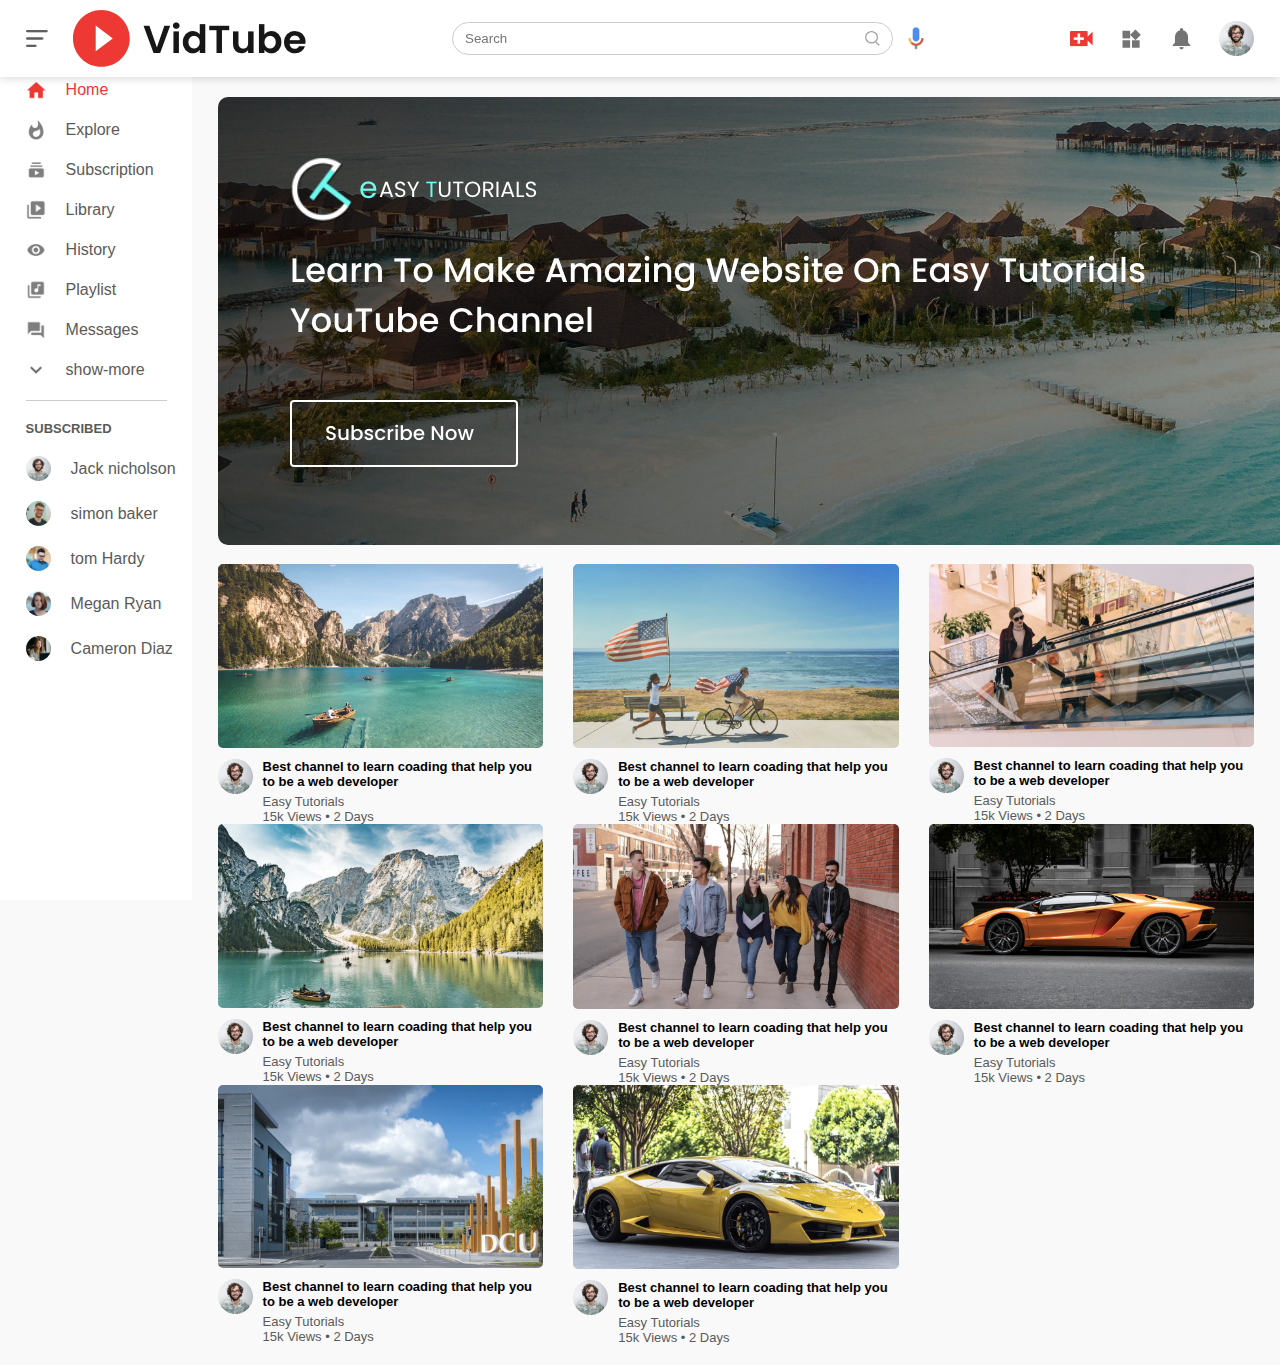
<file: index.html>
<!DOCTYPE html>
<html lang="en">
<head>
    <meta charset="UTF-8">
    <meta http-equiv="X-UA-Compatible" content="IE=edge">
    <meta name="viewport" content="width=device-width, initial-scale=1.0">
    <title>video sharing Website</title>
    <link rel="stylesheet" href="style.css">
</head>
<body>
    <nav class="flex-div">
        <div class="nav-left flex-div">
            <img src="images/menu.png" class="menu-icon">
            <img src="images/logo.png" class="logo">
        </div>
        <div class="nav-middle flex-div">
            <div class="search-box flex-div" >
                <input type="text" placeholder="Search">
                <img src="images/search.png">
        </div>
        <img src="images/voice-search.png" class="mic-icon">
        </div>
        <div class="nav-right flex-div">    
            <img src="images/upload.png">
            <img src="images/more.png">
            <img src="images/notification.png">
            <img src="images/Jack.png" class="user-icon">
        </div> 
    
    </nav>
    <!--------sidebar---------------------------->
    <div class="sidebar">
        <div class="shortcut-links">
            <a href=""> <img src="images/home.png"><p>Home</p></a>
            <a href=""> <img src="images/explore.png"><p>Explore</p></a>
            <a href=""> <img src="images/subscriprion.png"><p>Subscription</p></a>
            <a href=""> <img src="images/library.png"><p>Library</p></a>
            <a href=""> <img src="images/history.png"><p>History</p></a>
            <a href=""> <img src="images/playlist.png"><p>Playlist</p></a>
            <a href=""> <img src="images/messages.png"><p>Messages</p></a>
            <a href=""> <img src="images/show-more.png"><p>show-more</p></a>
            <hr>

        </div>
        <div class="subscribed-list">
            <h3>SUBSCRIBED</h3>
            <a href=""><img src="images/Jack.png"><p>Jack nicholson</p></a>
            <a href=""><img src="images/simon.png"><p>simon baker </p></a>
            <a href=""><img src="images/tom.png"><p>tom Hardy</p></a>
            <a href=""><img src="images/megan.png"><p>Megan Ryan</p></a>
            <a href=""><img src="images/cameron.png"><p>Cameron Diaz </p></a>

        </div>

    </div>
    <!---------------------main-------------------------------->
    <div class="container">
        <div class="banner">
            <img src="images/banner.png">
        </div>
        <div class="list-container">
            <div class="vid-list">
               <a href="play-video.html"><img src="images/thumbnail1.png" class="thumbnail"></a>
                <div class="flex-div">
                    <img src="images/Jack.png">
                    <div class="vid-info">
                        <a href="play-video.html">Best channel to learn coading that help you to be a web developer</a>
                        <p>Easy Tutorials</p>
                        <p>15k Views &bull; 2 Days</p>
                    </div>
                </div>
            </div>
            <div class="vid-list">
                <a href=""><img src="images/thumbnail2.png" class="thumbnail"></a>
                 <div class="flex-div">
                     <img src="images/Jack.png">
                     <div class="vid-info">
                         <a href="">Best channel to learn coading that help you to be a web developer</a>
                         <p>Easy Tutorials</p>
                         <p>15k Views &bull; 2 Days</p>
                     </div>
                 </div>
             </div>
             <div class="vid-list">
                <a href=""><img src="images/thumbnail3.png" class="thumbnail"></a>
                 <div class="flex-div">
                     <img src="images/Jack.png">
                     <div class="vid-info">
                         <a href="">Best channel to learn coading that help you to be a web developer</a>
                         <p>Easy Tutorials</p>
                         <p>15k Views &bull; 2 Days</p>
                     </div>
                 </div>
             </div>
             <div class="vid-list">
                <a href=""><img src="images/thumbnail4.png" class="thumbnail"></a>
                 <div class="flex-div">
                     <img src="images/Jack.png">
                     <div class="vid-info">
                         <a href="">Best channel to learn coading that help you to be a web developer</a>
                         <p>Easy Tutorials</p>
                         <p>15k Views &bull; 2 Days</p>
                     </div>
                 </div>
             </div>
             <div class="vid-list">
                <a href=""><img src="images/thumbnail5.png" class="thumbnail"></a>
                 <div class="flex-div">
                     <img src="images/Jack.png">
                     <div class="vid-info">
                         <a href="">Best channel to learn coading that help you to be a web developer</a>
                         <p>Easy Tutorials</p>
                         <p>15k Views &bull; 2 Days</p>
                     </div>
                 </div>
             </div>
             <div class="vid-list">
                <a href=""><img src="images/thumbnail6.png" class="thumbnail"></a>
                 <div class="flex-div">
                     <img src="images/Jack.png">
                     <div class="vid-info">
                         <a href="">Best channel to learn coading that help you to be a web developer</a>
                         <p>Easy Tutorials</p>
                         <p>15k Views &bull; 2 Days</p>
                     </div>
                 </div>
             </div>
             <div class="vid-list">
                <a href=""><img src="images/thumbnail7.png" class="thumbnail"></a>
                 <div class="flex-div">
                     <img src="images/Jack.png">
                     <div class="vid-info">
                         <a href="">Best channel to learn coading that help you to be a web developer</a>
                         <p>Easy Tutorials</p>
                         <p>15k Views &bull; 2 Days</p>
                     </div>
                 </div>
             </div>
             <div class="vid-list">
                <a href=""><img src="images/thumbnail8.png" class="thumbnail"></a>
                 <div class="flex-div">
                     <img src="images/Jack.png">
                     <div class="vid-info">
                         <a href="">Best channel to learn coading that help you to be a web developer</a>
                         <p>Easy Tutorials</p>
                         <p>15k Views &bull; 2 Days</p>
                     </div>
                 </div>
             </div>
             
        </div>
    </div>

    <script src="script.js"></script>
</body>
</html>
</file>
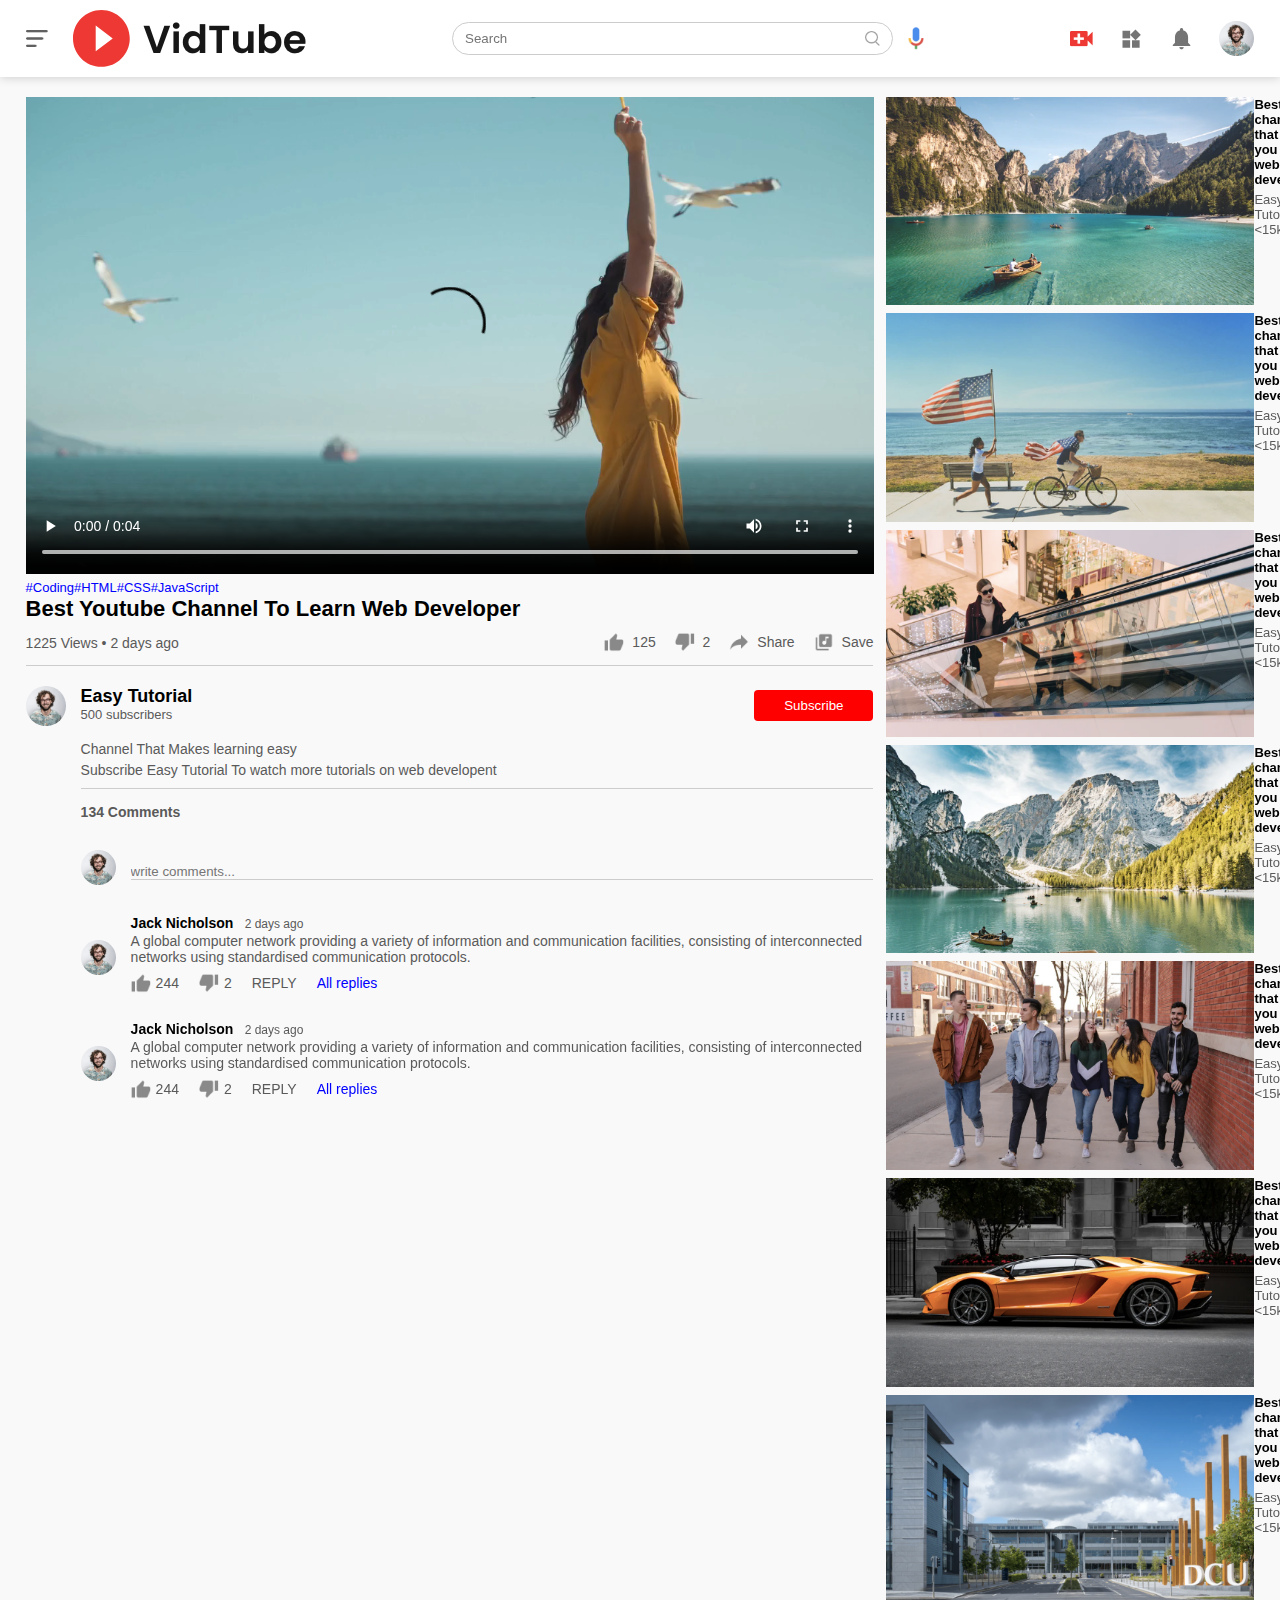
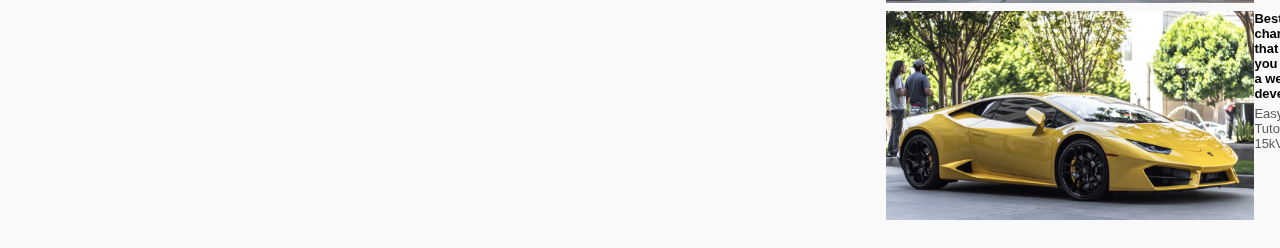
<file: play-video.html>
<!DOCTYPE html>
<html lang="en">
<head>
    <meta charset="UTF-8">
    <meta http-equiv="X-UA-Compatible" content="IE=edge">
    <meta name="viewport" content="width=device-width, initial-scale=1.0">
    <title>Play Video- Easy Tutorials Youtube channel</title>
    <link rel="stylesheet" href="style.css">
</head>
<body>
    <nav class="flex-div">
        <div class="nav-left flex-div">
            <img src="images/menu.png" class="menu-icon">
            <img src="images/logo.png" class="logo">
        </div>
        <div class="nav-middle flex-div">
            <div class="search-box flex-div" >
                <input type="text" placeholder="Search">
                <img src="images/search.png">
        </div>
        <img src="images/voice-search.png" class="mic-icon">
        </div>
        <div class="nav-right flex-div">    
            <img src="images/upload.png">
            <img src="images/more.png">
            <img src="images/notification.png">
            <img src="images/Jack.png" class="user-icon">
        </div> 
    
    </nav>
<div class="container play-container">
    <div class="row">
        <div class="play-video">
            <video controls autoplay>
                <source src="images/video.mp4" type="video/mp4">
            </video>
            <div class="tags">
                <a href="">#Coding</a><a href="">#HTML</a><a href="">#CSS</a><a href="">#JavaScript</a>
            </div>
            <h3>Best Youtube Channel To Learn Web Developer</h3>
            <div class="play-video-info">
                <p>1225 Views &bull; 2 days ago</p>
            <div>
                <a href=""><img src="images/like.png">125</a>
        <a href=""><img src="images/dislike.png">2</a>
        <a href=""><img src="images/share.png">Share</a>
        <a href=""><img src="images/save.png">Save</a>
        </div>
     </div>
     <hr>
     <div class="publisher">
         <img src="images/Jack.png">
         <div>
             <p>Easy Tutorial</p>
             <span>500 subscribers</span>
         </div>
         <button type="button"> Subscribe</button>
     </div>
     <div class="vid-description">
         <p> Channel That Makes learning easy</p>
         <p>Subscribe Easy Tutorial To watch more tutorials on web developent</p>
         <hr>
         <h4>134 Comments</h4>
        <div class="add-comment">
            <img src="images/Jack.png">
            <input type="text" placeholder="write comments...">
        </div>
        <div class="old-comment">
            <img src="images/Jack.png">
            <div>
                <h3>Jack Nicholson<span> 2 days ago</span></h3>
                <p>A global computer network providing a variety of information and communication facilities,
                    consisting of interconnected networks using standardised communication protocols.
                </p>
                <div class="acomment-action">
                    <img src="images/like.png">
                    <span>244</span>
                    <img src="images/dislike.png">
                    <span>2</span>
                    <span>REPLY</span>
                    <a href="">All replies</a>
                </div>
            </div>
        </div>
        <div class="old-comment">
            <img src="images/Jack.png">
            <div>
                <h3>Jack Nicholson<span> 2 days ago</span></h3>
                <p>A global computer network providing a variety of information and communication facilities,
                    consisting of interconnected networks using standardised communication protocols.
                </p>
                <div class="acomment-action">
                    <img src="images/like.png">
                    <span>244</span>
                    <img src="images/dislike.png">
                    <span>2</span>
                    <span>REPLY</span>
                    <a href="">All replies</a>
                </div>
            </div>
        </div>



     </div>





     </div>










        <div class="right-sidebar">

            <div class="side-video-list">
                <img src="images/thumbnail1.png">
                <div class="vid-info">
                    <a href="" class="small-thumbnail"> Best channel that help you to be a web developer</a>
                    <p>Easy Tutorials<
                    <15k>Views</p>
                </div>
            </div>
            <div class="side-video-list">
                <img src="images/thumbnail2.png">
                <div class="vid-info">
                    <a href="" class="small-thumbnail"> Best channel that help you to be a web developer</a>
                    <p>Easy Tutorials<
                    <15k>Views</p>
                </div>
            </div>
            <div class="side-video-list">
                <img src="images/thumbnail3.png">
                <div class="vid-info">
                    <a href="" class="small-thumbnail"> Best channel that help you to be a web developer</a>
                    <p>Easy Tutorials<
                    <15k>Views</p>
                </div>
            </div>
            <div class="side-video-list">
                <img src="images/thumbnail4.png">
                <div class="vid-info">
                    <a href="" class="small-thumbnail"> Best channel that help you to be a web developer</a>
                    <p>Easy Tutorials<
                    <15k>Views</p>
                </div>
            </div> <div class="side-video-list">
                <img src="images/thumbnail5.png">
                <div class="vid-info">
                    <a href="" class="small-thumbnail"> Best channel that help you to be a web developer</a>
                    <p>Easy Tutorials<
                    <15k>Views</p>
                </div>
            </div>
            <div class="side-video-list">
                <img src="images/thumbnail6.png">
                <div class="vid-info">
                    <a href="" class="small-thumbnail"> Best channel that help you to be a web developer</a>
                    <p>Easy Tutorials<
                    <15k>Views</p>
                </div>
            </div>
            <div class="side-video-list">
                <img src="images/thumbnail7.png">
                <div class="vid-info">
                    <a href="" class="small-thumbnail"> Best channel that help you to be a web developer</a>
                    <p>Easy Tutorials<
                    <15k>Views</p>
                </div>
            </div>
            <div class="side-video-list">
                <img src="images/thumbnail8.png">
                <div class="vid-info">
                    <a href="" class="small-thumbnail"> Best channel that help you to be a web developer</a>
                    <p>Easy Tutorials</p>
                    <p>15kViews</p>
                </div>
            </div>
        </div>
        
    </div>

</div>
    
</body>
</html>
</file>
<file: style.css>
*{
    margin: 0;
    padding: 0;
    font-family: 'popins', sans-serif;
    box-sizing: border-box;
}
a{
    text-decoration: none;
    color: #5a5a5a;
}
img{
    cursor: pointer;
}
.flex-div{
    display: flex;
    align-items: center;
}
nav{
    padding: 10px 2%;
    justify-content: space-between;
    box-shadow: 0 0 10px rgba(0,0,0,0.2);
    background: #ffff;
    position: sticky;
    top: 0;
    z-index: 10;
}
.nav-right img{
    width: 25px;
    margin-right: 25px;

}
.nav-right .user-icon{
    width: 35px;
    border-radius: 50%;
    margin-right: 0;
}
.nav-left .logo{
    width: 130;
}
.nav-left .menu-icon{
    width: 22px;
    margin-right: 25px;
}
.nav-middle .mic-icon
{
    width: 16px;
}
.nav-middle .search-box{
   border: 1px solid #ccc;
   margin-right: 15px;
   padding: 8px 12px;
   border-radius: 25px; 
}
.nav-middle .search-box input{
    width: 400px;
    border: 0;
    outline: 0;
    background: transparent;
}
.nav-middle .search-box img{
    width: 15px;
}

/*----------sidebar-----------------*/

.sidebar{
    background: #fff;
    width: 15%;
    height: 100vh;
    position:fixed;
    top:0;
    padding-left: 2%;
    padding-top:80px;

}
.shortcut-links a img{
    width: 20px;
    margin-right: 20px;
}

.shortcut-links a{
    display: flex;
    align-items: center;
    margin-bottom:20px;
    width: fit-content;
    flex-wrap: wrap;
}
.shortcut-links a:first-child{
    color: #ed3833;
}
.sidebar hr{
    border:0;
    height: 1px;
    background: #ccc;
    width: 85%;
}

.subscribed-list h3{
    font-size: 13px;
    margin: 20px 0;
    color: #5a5a5a;
}

.subscribed-list a{
    display: flex;
    align-items: center;
    margin-bottom: 20px;
    width: fit-content;
    flex-wrap: wrap;
}

.subscribed-list a img{
    width: 25px;
    border-radius: 50%;
    margin-right: 20px;
}

.small-sidebar{
    width: 5%;
}
.small-sidebar a p{
    display: none;
}

.small-sidebar h3{
    display: none;
}

.small-sidebar hr{
    width: 50%;
    margin-bottom: 25px;
}
/*--------main---------*/

.container{
    background: #f9f9f9;
    padding-left: 17%;
    padding-right: 2%;
    padding-top: 20px;
    padding-bottom: 20px;

}
.large-container{
    padding-left: 7%;

}

.banner{
    width: 100%;
}
.banner img{
    border-radius: 8px;
}
.list-container{
    display: grid;
    grid-template-columns: repeat(auto-fit, minmax(250px,1fr));
    grid-column-gap: 30px;
    margin-top: 15px;
}

.vid-list .thumbnail{
    width: 100%;
    border-radius: 5px;

}

.vid-list .flex-div{
    align-items: flex-start;
    margin-top: 7px;
}
.vid-list .flex-div img{
    width: 35px;
    margin-right: 10px;
    border-radius: 50%;
}

.vid-info{

    color: #5a5a5a;
    font-size: 13px;
}
.vid-info a{
    color: #000;
    font-weight: 600;
    display: block;
    margin-bottom: 5px;
}

@media(max-width:900px){
    .menu-icon{
        display: none;
    }
    .sidebar{
        display: none;
    }
    .container, .large-container{
        padding-left: 5%;
        padding-right: 5%;
    }
    .nav-right img{
        display: none;
    }
    .nav-right .user-icon{
        display: block;
        width: 30px;
    }
    .nav-middle .search-box input{
        width: 100%;
    }
    .nav-middle .mic-icon{
        display: none;
    }
    .logo{
        width: 90px;
    }
}

/*------------------------play video page---------------*/
.play-container{
    padding-left: 2%;
}
.row{
    display: flex;
    justify-content: space-between;
    flex-wrap: wrap;

}
.play-video{
    flex-basis: 69%;

}
.right-sidebar{
    flex-basis: 30%;

}
.play-video video{
    width: 100%;
}
.side-video-list{
    display: flex;
    justify-content: space-between;
    margin-bottom: 8px;
}
.side-video-list img{
    width: 100%;
}
.side-video-list .small-thumbnail{
    flex-basis: 49%;
}
.side-video-list .vide-info{
    flex-basis: 49%;
}
.play-video .tags a{
    color: #0000ff;
    font-size: 13px;
}
.play-video h3{
    font-weight: 600;
    font-size: 22px;

}
.play-video .play-video-info{
    display: flex;
    align-items: center;
    justify-content: space-between;
    flex-wrap: wrap;
    margin-top: 10px;
    font-size: 14px;
    color: #5a5a5a;
}
.play-video .play-video-info a img{
    width: 20px;
    margin-right: 8px;
}
.play-video .play-video-info a{
    display: inline-flex;
    align-items: center;
    margin-left: 15px;
}
.play-video hr{
    border: 0;
    height: 1px;
    background: #ccc;
    margin: 10px 0px;

}
.publisher{
    display: flex;
    align-items: center;
    margin-top: 20px;

}
.publisher div{
    flex: 1;
    line-height: 18px;
}
.publisher img{
    width: 40px;
    border-radius: 50%;
    margin-right: 15px;
}
 .publisher div p{
     color: #000;
     font-weight: 600;
     font-size: 18px;
 }

 .publisher div span{
     font-size: 13px;
     color: #5a5a5a;
 }
 .publisher button{
     background: red;
     color: #fff;
     padding: 8px 30px;
     border: 0;
     outline: 0;
     border-radius: 4px;
     cursor: pointer;
 }
.vid-description{
    padding-left: 55px;
    margin: 15px 0;
}
.vid-description p{
    font-size: 14px;
     margin-bottom: 5px;
     color: #5a5a5a;
}
.vid-description h4{
    font-size: 14px;
    color: #5a5a5a;
    margin-top: 15px;

}
.add-comment{
    display: flex;
    align-items: center;
    margin: 30px 0;
}
.add-comment img{
    width: 35px;
    border-radius: 50%;
    margin-right: 15px;
}
.add-comment input{
    border: 0;
    outline: 0;
    border-bottom: 1px solid #ccc;
    width: 100%;
    padding-top: 10px;
    background: transparent;
}
.old-comment{
    display: flex;
    align-items: center;
    margin: 20px 0;

}
.old-comment img{
    width: 35px;
    border-radius: 50%;
    margin-right: 15px;
}
.old-comment h3{
    font-size: 14px;
    margin-bottom: 2px;
}
.old-comment h3 span{
    font-size: 12px;
    color: #5a5a5a;
    font-weight: 500;
    margin-left: 8px;
}
.old-comment .acomment-action{
    display: flex;
    align-items: center;
    margin: 8px 0;
    font-size: 14px;

}
.old-comment .acomment-action img{
    border-radius: 0;
    width: 20px;
    margin-right: 5px;
}
.old-comment .acomment-action span{
    margin-right: 20px;
    color: #5a5a5a;
}
.old-comment .acomment-action a{
    color: #0000ff;
}
@media(max-width:900px){
    .play-video{
        flex-basis: 100%;
    }
    .right-sidebar{
        flex-basis: 100%;
    }
    .play-container{
        padding-left: 5%;
    }
    .vid-description{
        padding-left: 0;
    }
    .play-video .play-video-info a{
        margin-left: 0;
        margin-right: 15px;
        margin-top: 15px;
    }
}
</file>
